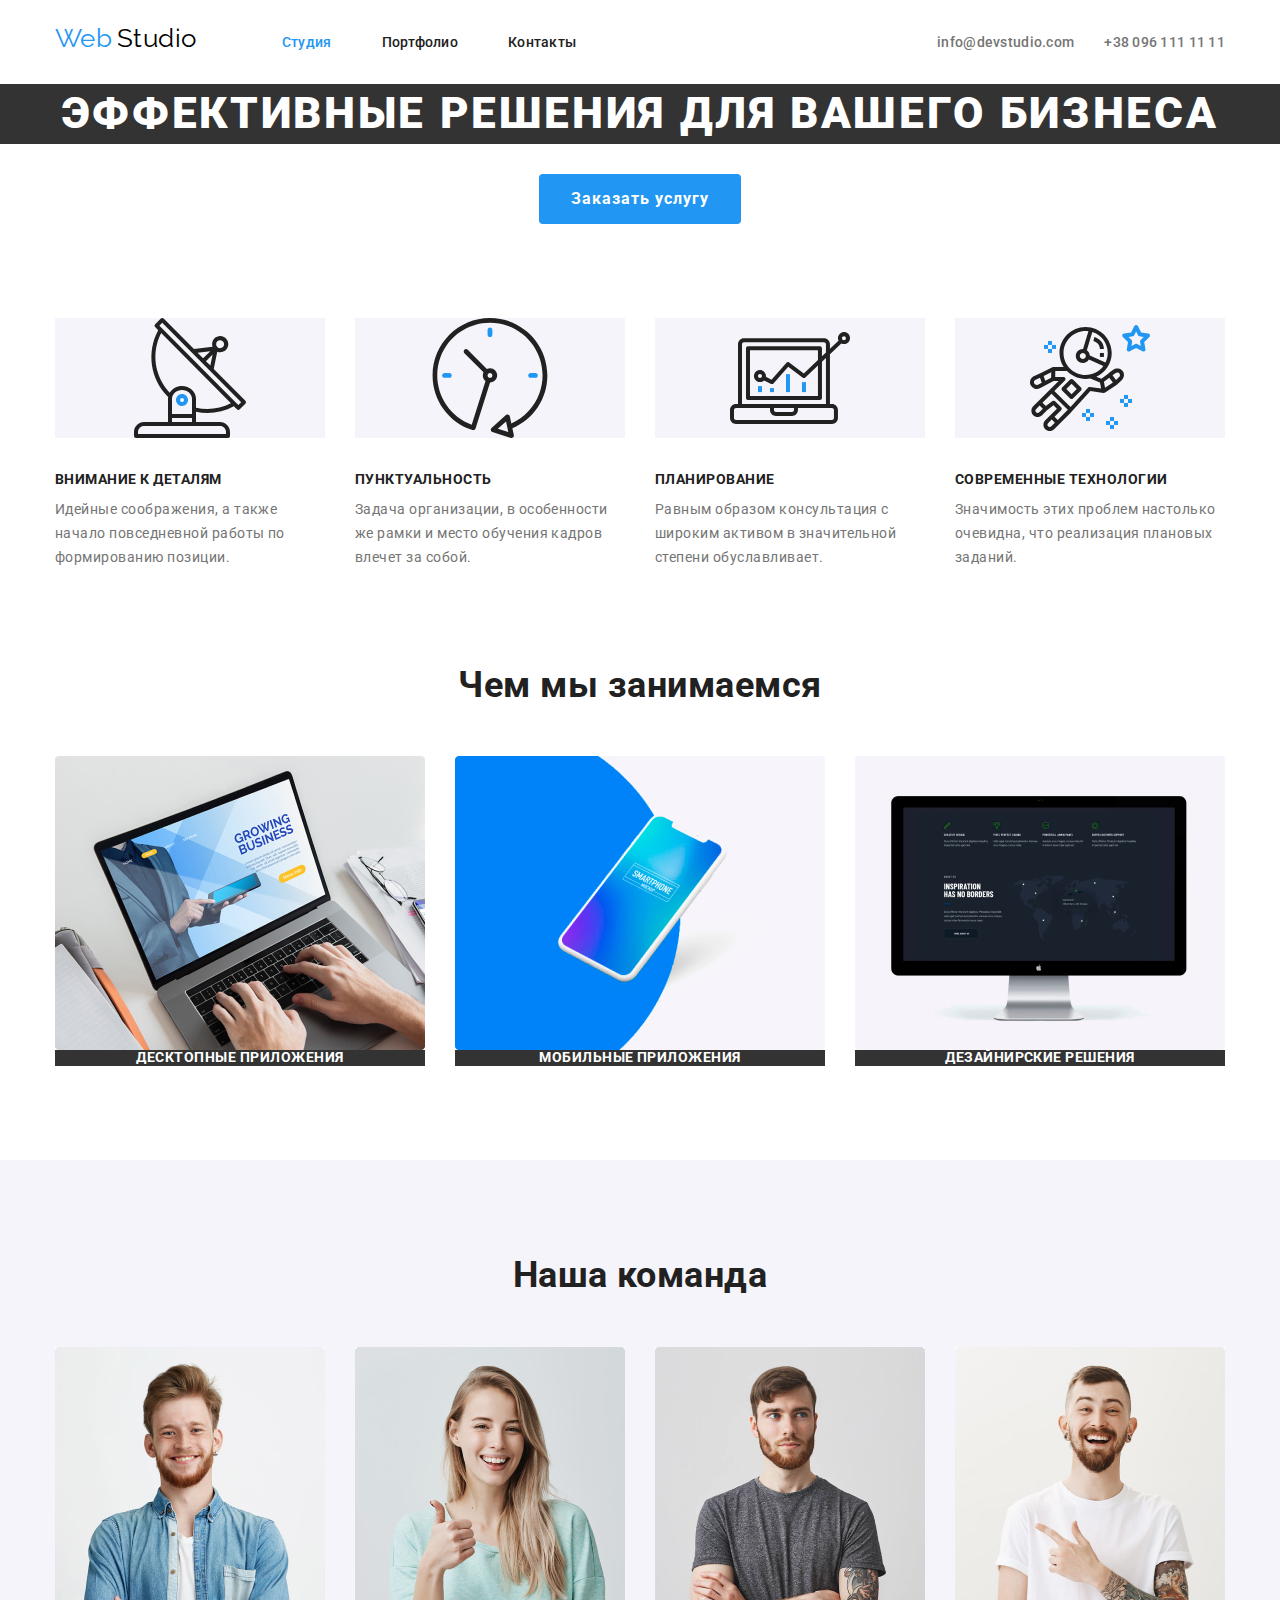
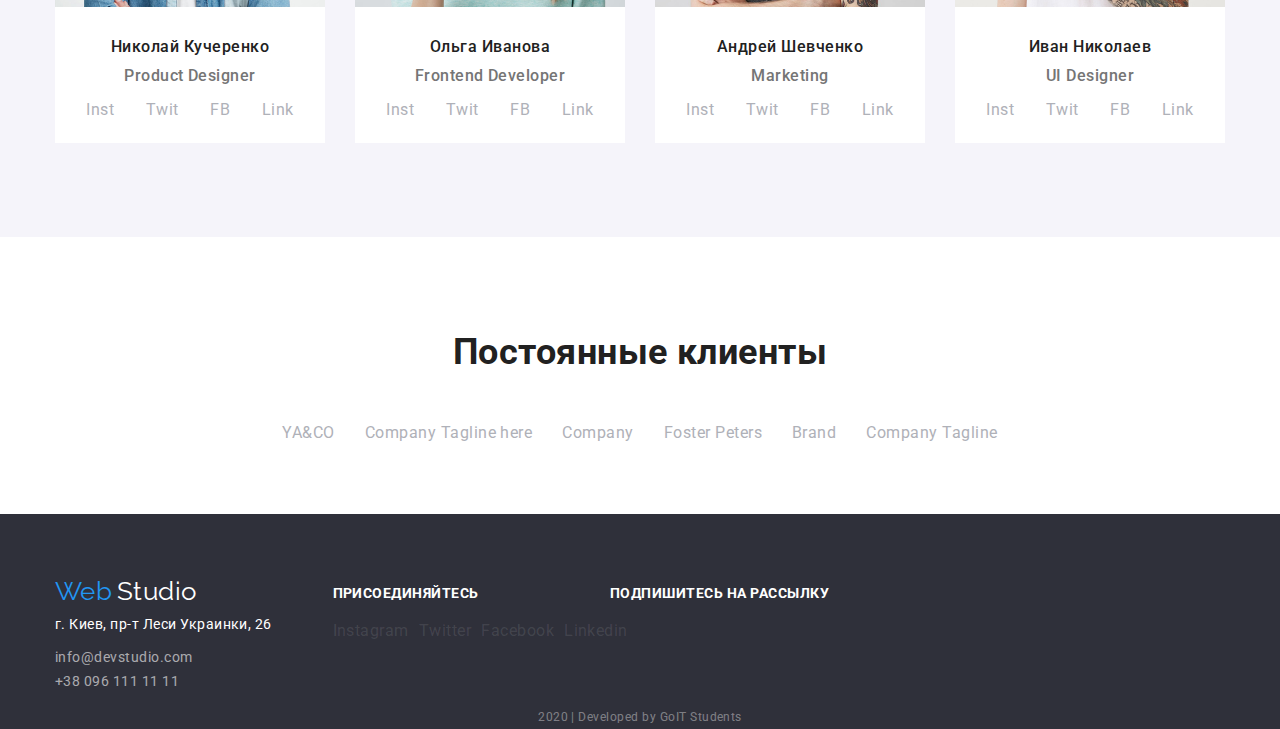
<file: index.html>
<!DOCTYPE html>
<html lang="ru">
  <head>
    <meta charset="UTF-8" />
    <meta name="viewport" content="width=device-width, initial-scale=1.0" />
    <title>Web Studio v.1</title>
    <link
      rel="stylesheet"
      href="https://cdnjs.cloudflare.com/ajax/libs/modern-normalize/0.6.0/modern-normalize.min.css"
    />
    <link
      href="https://fonts.googleapis.com/css2?family=Raleway:wght@700&family=Roboto:wght@400;500;700;900&display=swap"
      rel="stylesheet"
    />
    <link rel="stylesheet" href="./css/styles.css" />
  </head>
  <body>
    <!--Шапка-->
    <header class="head-container">
      <!--Навигация-->

      <nav class="nav-flex">
        <!--Лого-->
        <a href="/"
          ><span class="logo-primary">Web</span>
          <span class="logo-secondary">Studio</span></a
        >
        <!--Список страниц-->
        <ul class="site-nav">
          <li class="item"><a href="/" class="link current">Студия</a></li>
          <li class="item">
            <a href="./portfolio.html" class="link">Портфолио</a>
          </li>
          <li class="item"><a href="/" class="link">Контакты</a></li>
        </ul>
      </nav>

      <!--Список контактов-->

      <address class="site-nav-ad">
        <a href="mailto:info@devstudio.com" class="link">
          info@devstudio.com
        </a>

        <a href="tel:380961111111" class="link">
          +38 096 111 11 11
        </a>
      </address>
    </header>

    <!--Основной контент-->
    <main>
      <!--Сецкция ГЕРОЙ-->
      <section class="hero">
        <h1 class="hero-title">
          Эффективные решения для вашего бизнеса
        </h1>

        <a href="/" class="button-secondary">Заказать услугу </a>
      </section>

      <!--Сецкция ФИТЧИ-->
      <section class="feature">
        <div class="container">
          <ul class="list features-flex">
            <!--Внимание к деталям-->
            <li class="feature-item feature-width">
              <img
                src="./images/feature/antenna_1.svg"
                alt="АНТЕНА"
                class="features-img"
                width="270"
                height="120"
              />
              <h3 class="features-title">ВНИМАНИЕ К ДЕТАЛЯМ</h3>
              <p class="features-text">
                Идейные соображения, а также начало повседневной работы по
                формированию позиции.
              </p>
            </li>

            <!--Пунктуальность-->
            <li class="feature-item feature-width">
              <img
                src="./images/feature/clock_1.svg"
                class="features-img"
                alt="ЧАСЫ"
                width="270"
                height="120"
              />
              <h3 class="features-title">ПУНКТУАЛЬНОСТЬ</h3>
              <p class="features-text">
                Задача организации, в особенности же рамки и место обучения
                кадров влечет за собой.
              </p>
            </li>

            <!--Планирование-->
            <li class="feature-item feature-width">
              <img
                src="./images/feature/diagram_1.svg"
                class="features-img"
                alt="ДИАГРАММА"
                width="270"
                height="120"
              />
              <h3 class="features-title">ПЛАНИРОВАНИЕ</h3>
              <p class="features-text">
                Равным образом консультация с широким активом в значительной
                степени обуславливает.
              </p>
            </li>

            <!--Современные технологии-->
            <li class="feature-item feature-width">
              <img
                src="./images/feature/astronaut_1.svg"
                class="features-img"
                alt="Астронавт"
                width="270"
                height="120"
              />
              <h3 class="features-title">СОВРЕМЕННЫЕ ТЕХНОЛОГИИ</h3>
              <p class="features-text">
                Значимость этих проблем настолько очевидна, что реализация
                плановых заданий.
              </p>
            </li>
          </ul>
        </div>
      </section>

      <!--Сецкция Чем мы занимаемся-->
      <section class="wawd">
        <div class="container">
          <h2 class="title">Чем мы занимаемся</h2>
          <ul class="list wawd-flex">
            <!--ДЕСКТОПНЫЕ ПРИЛОЖЕНИЯ-->
            <li class="wawd-box">
              <img
                src="./images/what_are_we_doing/laptop.jpg"
                alt="Ноутбук"
                width="370"
                class="wawd-img"
              />
              <h3 class="wawd-item">ДЕСКТОПНЫЕ ПРИЛОЖЕНИЯ</h3>
            </li>

            <!--МОБИЛЬНЫЕ ПРИЛОЖЕНИЯ-->
            <li class="img-wawd">
              <img
                src="./images/what_are_we_doing/smartphone.jpg"
                alt="Смартфон"
                width="370"
                class="wawd-img"
              />
              <h3 class="wawd-item">МОБИЛЬНЫЕ ПРИЛОЖЕНИЯ</h3>
            </li>

            <!--ДЕЗАЙНИРСКИЕ РЕШЕНИЯ-->
            <li class="img-wawd">
              <img
                src="./images/what_are_we_doing/screen.jpg"
                alt="Монитор"
                width="370"
                class="wawd-img"
              />
              <h3 class="wawd-item">ДЕЗАЙНИРСКИЕ РЕШЕНИЯ</h3>
            </li>
          </ul>
        </div>
      </section>

      <!--Сецкция Наша команда-->
      <section class="team-box">
        <div class="container">
          <h2 class="title">Наша команда</h2>
          <ul class="team-list team-flex">
            <!--Product Designer-->
            <li class="photo-workers">
              <img
                src="./images/team/img.jpg"
                alt="Photo Product Designer"
                width="270"
                class="workers-photo"
              />
              <div class="info-container">
                <h3 class="member-title">Николай Кучеренко</h3>
                <p class="postposition" lang="en">Product Designer</p>
                <ul class="list sl-flex">
                  <li>
                    <a
                      href="https://www.instagram.com/?hl=ru"
                      class="socialnet-link"
                      >Inst</a
                    >
                  </li>
                  <li>
                    <a href="https://twitter.com/explore" class="socialnet-link"
                      >Twit</a
                    >
                  </li>
                  <li>
                    <a href="https://uk-ua.facebook.com/" class="socialnet-link"
                      >FB</a
                    >
                  </li>
                  <li>
                    <a href="https://ua.linkedin.com/" class="socialnet-link"
                      >Link</a
                    >
                  </li>
                </ul>
              </div>
            </li>

            <!--Frontend Developer-->
            <li class="photo-workers">
              <img
                src="./images/team/img_(1).jpg"
                alt="Photo Frontend Developer"
                width="270"
                class="workers-photo"
              />
              <div class="info-container">
                <h3 class="member-title">Ольга Иванова</h3>
                <p class="postposition" lang="en">Frontend Developer</p>
                <ul class="list sl-flex">
                  <li>
                    <a
                      href="https://www.instagram.com/?hl=ru"
                      class="socialnet-link"
                      >Inst</a
                    >
                  </li>
                  <li>
                    <a href="https://twitter.com/explore" class="socialnet-link"
                      >Twit</a
                    >
                  </li>
                  <li>
                    <a href="https://uk-ua.facebook.com/" class="socialnet-link"
                      >FB</a
                    >
                  </li>
                  <li>
                    <a href="https://ua.linkedin.com/" class="socialnet-link"
                      >Link</a
                    >
                  </li>
                </ul>
              </div>
            </li>

            <!--Marketing-->
            <li class="photo-workers">
              <img
                src="./images/team/img_(2).jpg"
                alt="Photo Marketing"
                width="270"
                class="workers-photo"
              />
              <div class="info-container">
                <h3 class="member-title">Андрей Шевченко</h3>
                <p class="postposition" lang="en">Marketing</p>
                <ul class="list sl-flex">
                  <li>
                    <a
                      href="https://www.instagram.com/?hl=ru"
                      class="socialnet-link"
                      >Inst</a
                    >
                  </li>
                  <li>
                    <a href="https://twitter.com/explore" class="socialnet-link"
                      >Twit</a
                    >
                  </li>
                  <li>
                    <a href="https://uk-ua.facebook.com/" class="socialnet-link"
                      >FB</a
                    >
                  </li>
                  <li>
                    <a href="https://ua.linkedin.com/" class="socialnet-link"
                      >Link</a
                    >
                  </li>
                </ul>
              </div>
            </li>

            <!--UI Designer-->
            <li class="photo-workers">
              <img
                src="./images/team/img_(3).jpg"
                alt="Photo UI Designer"
                width="270"
                class="workers-photo"
              />
              <div class="info-container">
                <h3 class="member-title">Иван Николаев</h3>
                <p class="postposition" lang="en">UI Designer</p>
                <ul class="list sl-flex">
                  <li>
                    <a
                      href="https://www.instagram.com/?hl=ru"
                      class="socialnet-link"
                      >Inst</a
                    >
                  </li>
                  <li>
                    <a href="https://twitter.com/explore" class="socialnet-link"
                      >Twit</a
                    >
                  </li>
                  <li>
                    <a href="https://uk-ua.facebook.com/" class="socialnet-link"
                      >FB</a
                    >
                  </li>
                  <li>
                    <a href="https://ua.linkedin.com/" class="socialnet-link"
                      >Link</a
                    >
                  </li>
                </ul>
              </div>
            </li>
          </ul>
        </div>
      </section>

      <!--Сецкция Наши Клиенты-->
      <section class="our-clients">
        <div class="container">
          <h2 class="title">Постоянные клиенты</h2>

          <ul class="list clients-flex">
            <!--Компания 1-->
            <li class="client-item">
              <a href="/" class="clients-site-link">YA&CO</a>
            </li>

            <!--Компания 2-->
            <li class="client-item">
              <a href="/" class="clients-site-link">Company Tagline here </a>
            </li>

            <!--Компания 3-->
            <li class="client-item">
              <a href="/" class="clients-site-link">Company </a>
            </li>

            <!--Компания 4-->
            <li class="client-item">
              <a href="/" class="clients-site-link">Foster Peters </a>
            </li>

            <!--Компания 5-->
            <li class="client-item">
              <a href="/" class="clients-site-link">Brand </a>
            </li>

            <!--Компания 6-->
            <li class="client-item">
              <a href="/" class="clients-site-link">Company Tagline </a>
            </li>
          </ul>
        </div>
      </section>
    </main>

    <!--Подвал-->
    <footer class="box">
      <!--Лого-->
      <div class="container f-head-container">
        <div class="logo-address">
          <a href="/"
            ><span class="f-logo-primary">Web</span>
            <span class="f-logo-secondary">Studio</span></a
          >

          <!--Контакты-->
          <address class="f-site-nav">
            <p class="address-city">г. Киев, пр-т Леси Украинки, 26</p>

            <a href="mailto:info@devstudio.com" class="f-link"
              >info@devstudio.com</a
            >

            <a href="tel:380961111111" class="f-link">
              +38 096 111 11 11
            </a>
          </address>
        </div>

        <!--Соц. Сети-->
        <section class="conecting">
          <p class="conecting-title">Присоединяйтесь</p>
          <ul class="list f-link">
            <!--Instagram-->
            <li class="f-snl">
              <a
                href="https://www.instagram.com/?hl=ru"
                class="f-socialnet-link"
                >Instagram</a
              >
            </li>

            <!--Twitter-->
            <li class="f-snl">
              <a href="https://twitter.com/explore" class="f-socialnet-link"
                >Twitter</a
              >
            </li>

            <!--Facebook-->
            <li class="f-snl">
              <a href="https://uk-ua.facebook.com/" class="f-socialnet-link"
                >Facebook</a
              >
            </li>

            <!--Linkedin-->
            <li class="f-snl">
              <a href="https://ua.linkedin.com/" class="f-socialnet-link"
                >Linkedin</a
              >
            </li>
          </ul>
        </section>

        <div class="subscribe">
          <p class="conecting-title">Подпишитесь на рассылку</p>
        </div>
      </div>

      <p class="developed">2020 | Developed by GoIT Students</p>
    </footer>
  </body>
</html>
</file>
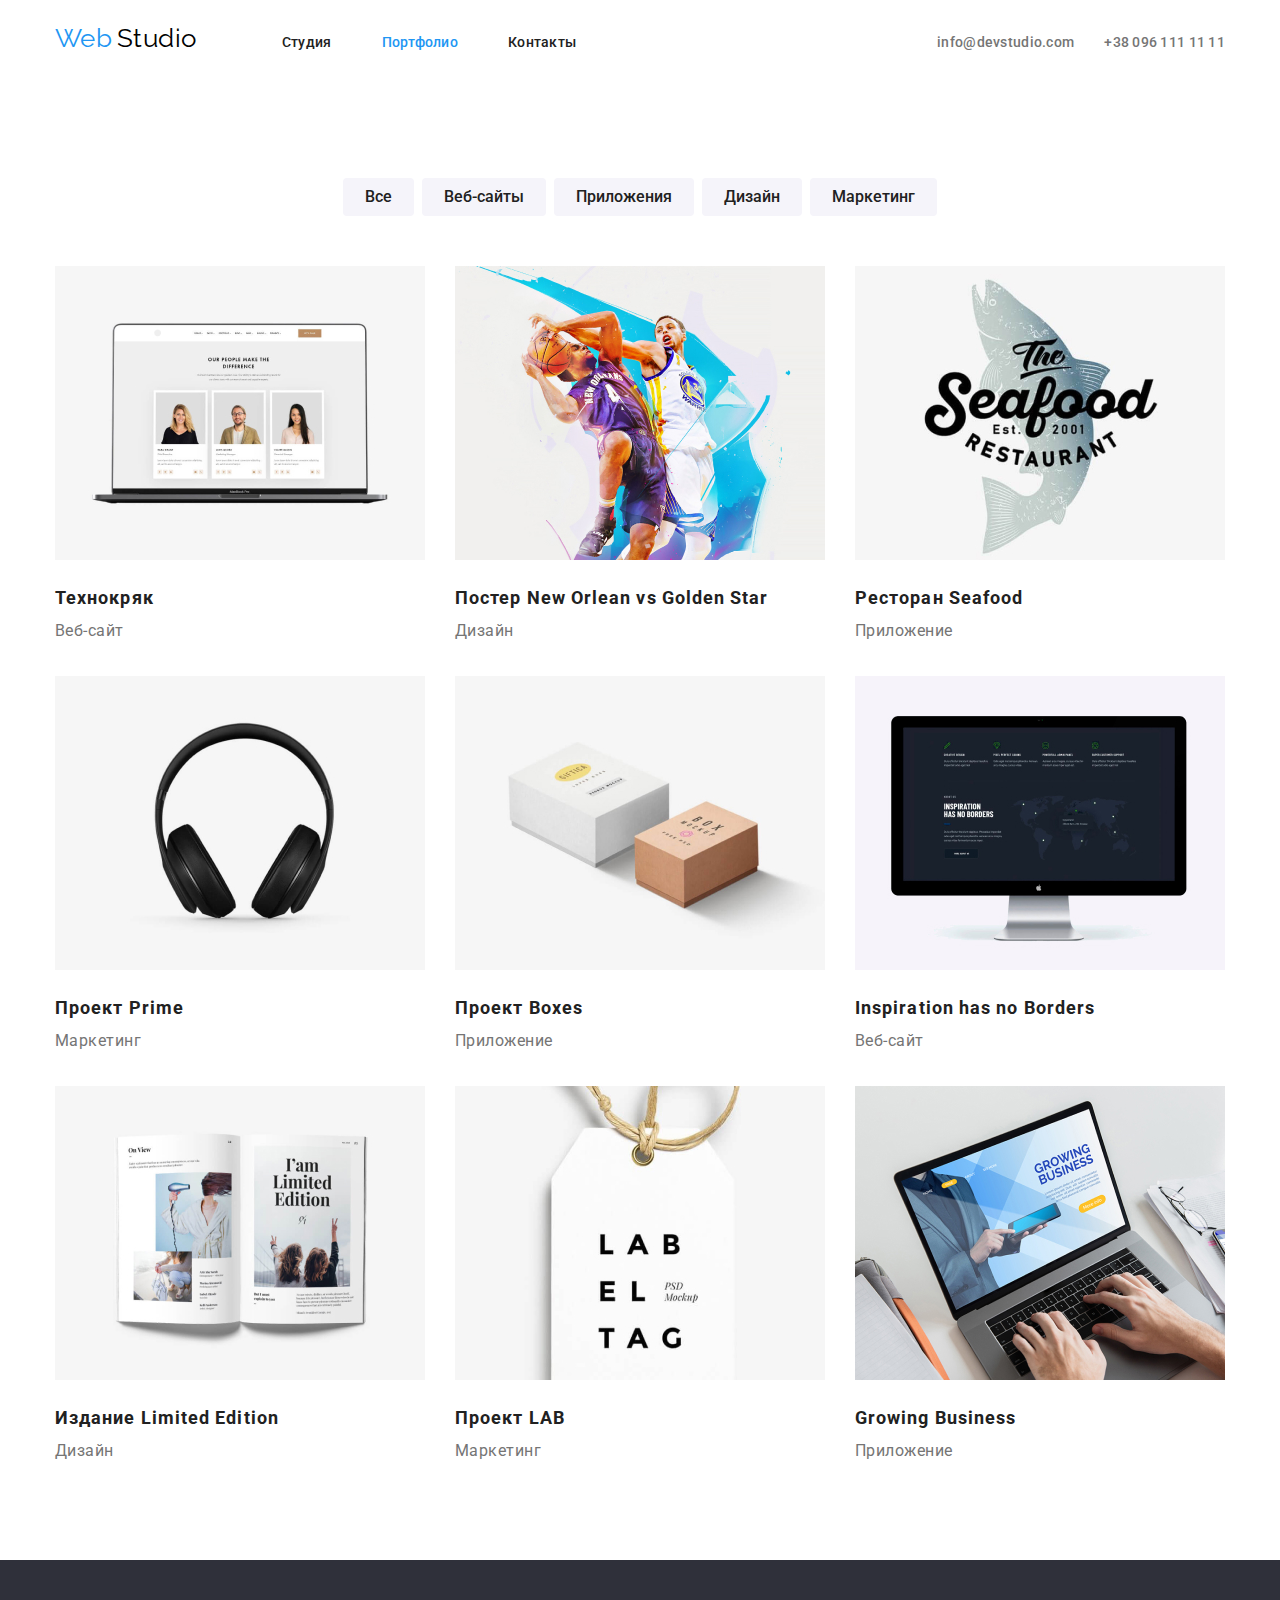
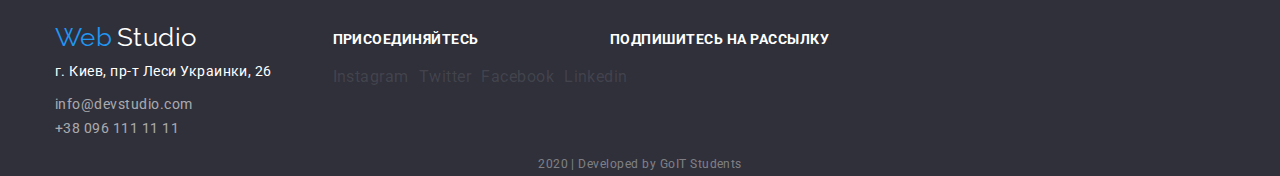
<file: portfolio.html>
<!DOCTYPE html>
<html lang="ru">
  <head>
    <meta charset="UTF-8" />
    <meta name="viewport" content="width=device-width, initial-scale=1.0" />
    <title>Portfolio</title>
    <link
      rel="stylesheet"
      href="https://cdnjs.cloudflare.com/ajax/libs/modern-normalize/0.6.0/modern-normalize.min.css"
    />
    <link
      href="https://fonts.googleapis.com/css2?family=Raleway:wght@700&family=Roboto:wght@400;500;700;900&display=swap"
      rel="stylesheet"
    />
    <link rel="stylesheet" href="./css/styles.css" />
  </head>

  <body>
    <!--Шапка-->
    <header class="head-container">
      <!--Навигация-->

      <div class="nav-flex">
        <!--Лого-->
        <a href="/"
          ><span class="logo-primary">Web</span>
          <span class="logo-secondary">Studio</span></a
        >
        <!--Список страниц-->
        <ul class="site-nav">
          <li class="item"><a href="/" class="link">Студия</a></li>
          <li class="item">
            <a href="./portfolio.html" class="link current">Портфолио</a>
          </li>
          <li class="item"><a href="/" class="link">Контакты</a></li>
        </ul>
      </div>

      <!--Список контактов-->

      <address class="site-nav-ad">
        <a href="mailto:info@devstudio.com" class="link">
          info@devstudio.com
        </a>

        <a href="tel:380961111111" class="link">
          +38 096 111 11 11
        </a>
      </address>
    </header>

    <!-- Основной контент-->
    <main>
      <section class="portfolio">
        <div class="container">
          <!-- Скрытый заголовок-->
          <h1 class="f-heading">Наше портфолио</h1>

          <!-- Навигация страници-->

          <ul class="portfolio-filters list button-check">
            <li class="item">
              <button type="button" class="button-primary button-all">
                Все
              </button>
            </li>
            <li class="item">
              <button type="button" class="button-primary button-web">
                Веб-сайты
              </button>
            </li>
            <li class="item">
              <button type="button" class="button-primary button-apps">
                Приложения
              </button>
            </li>
            <li class="item">
              <button type="button" class="button-primary button-designe">
                Дизайн
              </button>
            </li>
            <li class="item">
              <button type="button" class="button-primary button-marketing">
                Маркетинг
              </button>
            </li>
          </ul>

          <!-- Проэкты-->
          <section class="projects">
            <ul class="list project-flex">
              <!-- Проэкт 1-->
              <li class="project">
                <a href="/">
                  <div>
                    <img
                      class="f-img"
                      src="./images/projects/project_1.jpg"
                      alt="Технокряк"
                    />
                    <p class="project-text">
                      Технокряк это современная площадка распространения
                      коронавируса. Компании используют эту платформу для
                      цифрового шпионажа и атак на защищённые сервера
                      конкурентов.
                    </p>
                  </div>
                  <div>
                    <h2 class="title-project">Технокряк</h2>
                    <p class="project-item">Веб-сайт</p>
                  </div>
                </a>
              </li>

              <!-- Проэкт 2-->
              <li class="project">
                <a href="/">
                  <div>
                    <img
                      class="f-img"
                      src="./images/projects/project_2.jpg"
                      alt="Постер New Orlean vs Golden Star"
                    />
                    <p class="project-text">
                      Технокряк это современная площадка распространения
                      коронавируса. Компании используют эту платформу для
                      цифрового шпионажа и атак на защищённые сервера
                      конкурентов.
                    </p>
                  </div>
                  <div>
                    <h2 class="title-project">
                      Постер New Orlean vs Golden Star
                    </h2>
                    <p class="project-item">Дизайн</p>
                  </div>
                </a>
              </li>

              <!-- Проэкт 3-->
              <li class="project">
                <a href="/">
                  <div>
                    <img
                      class="f-img"
                      src="./images/projects/project_3.jpg"
                      alt="Ресторан Seafood"
                    />
                    <p class="project-text">
                      Технокряк это современная площадка распространения
                      коронавируса. Компании используют эту платформу для
                      цифрового шпионажа и атак на защищённые сервера
                      конкурентов.
                    </p>
                  </div>
                  <div>
                    <h2 class="title-project">Ресторан Seafood</h2>
                    <p class="project-item">Приложение</p>
                  </div>
                </a>
              </li>

              <!-- Проэкт 4-->
              <li class="project">
                <a href="/">
                  <div>
                    <img
                      class="f-img"
                      src="./images/projects/project_4.jpg"
                      alt="Проект Prime"
                    />
                    <p class="project-text">
                      Технокряк это современная площадка распространения
                      коронавируса. Компании используют эту платформу для
                      цифрового шпионажа и атак на защищённые сервера
                      конкурентов.
                    </p>
                  </div>
                  <div>
                    <h2 class="title-project">Проект Prime</h2>

                    <p class="project-item">Маркетинг</p>
                  </div>
                </a>
              </li>

              <!-- Проэкт 5-->
              <li class="project">
                <a href="/">
                  <div>
                    <img
                      class="f-img"
                      src="./images/projects/project_5.jpg"
                      alt="Проект Boxes"
                    />
                    <p class="project-text">
                      Технокряк это современная площадка распространения
                      коронавируса. Компании используют эту платформу для
                      цифрового шпионажа и атак на защищённые сервера
                      конкурентов.
                    </p>
                  </div>
                  <div>
                    <h2 class="title-project">Проект Boxes</h2>
                    <p class="project-item">Приложение</p>
                  </div>
                </a>
              </li>

              <!-- Проэкт 6-->
              <li class="project">
                <a href="/">
                  <div>
                    <img
                      class="f-img"
                      src="./images/projects/project_6.jpg"
                      alt="Inspiration has no Borders"
                    />
                    <p class="project-text">
                      Технокряк это современная площадка распространения
                      коронавируса. Компании используют эту платформу для
                      цифрового шпионажа и атак на защищённые сервера
                      конкурентов.
                    </p>
                  </div>
                  <div>
                    <h2 class="title-project">Inspiration has no Borders</h2>
                    <p class="project-item">Веб-сайт</p>
                  </div>
                </a>
              </li>

              <!-- Проэкт 7-->
              <li class="project">
                <a href="/">
                  <div>
                    <img
                      class="f-img"
                      src="./images/projects/project_7.jpg"
                      alt="Издание Limited Edition"
                    />
                  </div>
                  <p class="project-text">
                    Технокряк это современная площадка распространения
                    коронавируса. Компании используют эту платформу для
                    цифрового шпионажа и атак на защищённые сервера конкурентов.
                  </p>
                  <div>
                    <h2 class="title-project">Издание Limited Edition</h2>
                    <p class="project-item">Дизайн</p>
                  </div>
                </a>
              </li>

              <!-- Проэкт 8-->
              <li class="project">
                <a href="/">
                  <div>
                    <img
                      class="f-img"
                      src="./images/projects/project_8.jpg"
                      alt="Проект LAB"
                    />
                    <p class="project-text">
                      Технокряк это современная площадка распространения
                      коронавируса. Компании используют эту платформу для
                      цифрового шпионажа и атак на защищённые сервера
                      конкурентов.
                    </p>
                  </div>
                  <div>
                    <h2 class="title-project">Проект LAB</h2>
                    <p class="project-item">Маркетинг</p>
                  </div>
                </a>
              </li>

              <!-- Проэкт 9-->
              <li class="project">
                <a href="/">
                  <div>
                    <img
                      class="f-img"
                      src="./images/projects/project_9.jpg"
                      alt="Growing Business"
                    />
                    <p class="project-text">
                      Технокряк это современная площадка распространения
                      коронавируса. Компании используют эту платформу для
                      цифрового шпионажа и атак на защищённые сервера
                      конкурентов.
                    </p>
                  </div>
                  <div>
                    <h2 class="title-project">Growing Business</h2>
                    <p class="project-item">Приложение</p>
                  </div>
                </a>
              </li>
            </ul>
          </section>
        </div>
      </section>
    </main>

    <!--Подвал-->
    <footer class="box">
      <!--Лого-->
      <div class="container f-head-container">
        <div class="logo-address">
          <a href="/"
            ><span class="f-logo-primary">Web</span>
            <span class="f-logo-secondary">Studio</span></a
          >

          <!--Контакты-->
          <address class="f-site-nav">
            <p class="address-city">г. Киев, пр-т Леси Украинки, 26</p>

            <a href="mailto:info@devstudio.com" class="f-link"
              >info@devstudio.com</a
            >

            <a href="tel:380961111111" class="f-link">
              +38 096 111 11 11
            </a>
          </address>
        </div>

        <!--Соц. Сети-->
        <section class="conecting">
          <p class="conecting-title">Присоединяйтесь</p>
          <ul class="list f-link">
            <!--Instagram-->
            <li class="f-snl">
              <a
                href="https://www.instagram.com/?hl=ru"
                class="f-socialnet-link"
                >Instagram</a
              >
            </li>

            <!--Twitter-->
            <li class="f-snl">
              <a href="https://twitter.com/explore" class="f-socialnet-link"
                >Twitter</a
              >
            </li>

            <!--Facebook-->
            <li class="f-snl">
              <a href="https://uk-ua.facebook.com/" class="f-socialnet-link"
                >Facebook</a
              >
            </li>

            <!--Linkedin-->
            <li class="f-snl">
              <a href="https://ua.linkedin.com/" class="f-socialnet-link"
                >Linkedin</a
              >
            </li>
          </ul>
        </section>

        <div class="subscribe">
          <p class="conecting-title">Подпишитесь на рассылку</p>
        </div>
      </div>

      <p class="developed">2020 | Developed by GoIT Students</p>
    </footer>
  </body>
</html>
</file>
<file: css/styles.css>
/* цвет основного текста #757575 */
/* цвет заголовков текста #212121 */
/* акцент #2196F3*/
/* белый цвет #ffffff */
/* черный цвет #000000 */
/* цвет фона команды #F5F4FA */
/* цвет футтера #2F303A */

:root {
  --accent-color: #2196f3;
  --title-text-color: #212121;
  --main-text-color: #757575;
  --white-color: #ffffff;
  --black-color: #000000;
  --team-background-color: #f5f4fa;
  --footer-color: #2f303a;
  --icon-color: #afb1b8;
}

body {
  color: var(--main-text-color);
  background-color: var(--white-color);
  font-family: Roboto, sans-serif;
  letter-spacing: 0.03em;
}

ul {
  list-style: none;
}

a {
  text-decoration: none;
}

.head-container {
  margin-left: auto;
  margin-right: auto;
  width: 1200px;

  padding-left: 15px;
  padding-right: 15px;
  padding-top: 0px;
  display: flex;
}
.container {
  margin-left: auto;
  margin-right: auto;
  width: 1200px;

  padding-left: 15px;
  padding-right: 15px;
}
.f-head-container {
  padding-top: 72px;
  display: flex;
}

.f-link {
  display: flex;
  align-items: center;
}

.nav-flex {
  display: flex;
  align-items: center;
}
.site-nav-ad {
  align-items: center;
}

.features-flex {
  display: flex;
}

.wawd-flex {
  display: flex;
  padding-bottom: 94px;
}

.team-flex {
  display: flex;
}
.sl-flex {
  display: flex;
  justify-content: space-evenly;
}
.clients-flex {
  display: flex;
  align-items: center;
  justify-content: center;
}

.project-flex {
  display: flex;
  flex-wrap: wrap;
}

.title {
  color: var(--title-text-color);
  margin-top: 0;
  margin-bottom: 50px;

  font-weight: 700;
  font-size: 36px;
  line-height: 1.18;

  text-align: center;
}

/* logo */

.logo-primary {
  color: var(--accent-color);

  font-family: Raleway;
  font-size: 26px;
  line-height: 1.19px;
}
.logo-secondary {
  color: var(--black-color);

  font-family: Raleway;
  font-size: 26px;
  line-height: 1.19px;
}
.logo-secondary:focus {
  color: var(--accent-color);
}

/* site nav */
.site-nav {
  padding-left: 0px;
  margin-top: 0;
  margin-bottom: 0;
  display: flex;
  margin-left: 85px;
}
.site-nav-ad {
  padding-left: 0px;
  margin-top: 0;
  margin-bottom: 0;
  display: flex;
  margin-left: auto;
}
.site-nav > .item > .link {
  padding-top: 32px;
  padding-bottom: 32px;
  display: block;
}

.site-nav .link {
  color: var(--title-text-color);
  font-style: normal;
  font-weight: 500;
  font-size: 14px;
  line-height: 1.43;
  letter-spacing: 0.02em;
}
.site-nav-ad .link {
  color: var(--main-text-color);
  font-style: normal;
  font-weight: 500;
  font-size: 14px;
  line-height: 1.43;
  letter-spacing: 0.02em;
}

.site-nav .link:hover,
.site-nav .link:focus {
  color: var(--accent-color);
}
.site-nav-ad .link:hover,
.site-nav-ad .link:focus {
  color: var(--accent-color);
}
.site-nav .link.current {
  color: var(--accent-color);
}

.site-nav .item + .item {
  margin-left: 50px;
}

.site-nav-ad > .link + .link {
  margin-left: 30px;
}

/* hero title */
.hero {
  text-align: center;
}

.hero-title {
  background-color: rgba(0, 0, 0, 80%);
  color: var(--white-color);
  font-weight: 900;
  font-size: 44px;
  line-height: 1.36;

  letter-spacing: 0.06em;
  text-transform: uppercase;
  margin-top: 0px;
  margin-bottom: 30px;
}
.list {
  margin-top: 0;
  margin-bottom: 0px;
  padding-left: 0;
}
/* button */
.button-primary {
  color: var(--title-text-color);
  background-color: var(--team-background-color);
  font-family: Roboto;
  font-style: normal;
  font-weight: 500;
  font-size: 16px;
  line-height: 1.62;
  border-radius: 4px;
  border: 0px solid;
  display: inline-block;
  text-align: center;
  padding: 6px 22px;
}
.button-check {
  display: flex;
  justify-content: center;
}
.button-check .item {
  margin-right: 8px;
}
.button-check .item:last-child {
  margin-right: 0;
}

.button-primary:hover,
.button-primary:focus {
  color: var(--white-color);
  background-color: var(--accent-color);
}
.button-secondary {
  color: var(--white-color);
  background-color: var(--accent-color);

  font-weight: 700;
  font-size: 16px;
  line-height: 1.87;

  letter-spacing: 0.06em;
  border-radius: 4px;
  padding: 10px 32px;
  display: inline-block;
  min-width: 200px;
  text-align: center;
}

.button-secondary:focus {
  color: var(--title-text-color);
  background-color: var(--team-background-color);
}

/* features */
.feature {
  padding-top: 94px;
}
.feature-width {
  width: calc((100% - 30px * 3) / 4);
}

.feature-item {
  margin-right: 30px;
  width: 270px;
}
.feature-item:last-child {
  margin-right: 0;
}

.features-img {
  background-color: var(--team-background-color);
  margin-bottom: 30px;
}
.features-title {
  color: var(--title-text-color);
  margin-top: 0px;
  margin-bottom: 10px;

  font-weight: 700;
  font-size: 14px;
  line-height: 1.14;

  text-transform: uppercase;
}
.features-text {
  font-size: 14px;
  line-height: 1.71;
  margin-top: 0px;
  margin-bottom: 0px;
}

/* what are we doing */

.wawd {
  padding-top: 94px;
}

.wawd-img {
  display: block;
}

.img-wawd {
  margin-left: 30px;
  width: 370px;
}

.wawd-item {
  color: var(--white-color);
  background-color: rgba(0, 0, 0, 80%);
  margin-top: 0;
  margin-bottom: 0;

  font-weight: 700;
  font-size: 14px;
  line-height: 1.14;

  text-align: center;
  text-transform: uppercase;
}

.wawd-box {
  width: calc((100% - 30px * 2) / 3);
}
/* Team */
.team-box {
  padding-top: 94px;
  padding-bottom: 94px;
  background-color: var(--team-background-color);
}
.workers-photo {
  display: block;
}

.photo-workers {
  margin-right: 30px;
  width: calc((100% - 30px * 3) / 4);
}
.photo-workers:last-child {
  margin-right: 0;
  width: 270px;
}

.team-list {
  margin-top: 0;
  margin-bottom: 0px;
  padding-left: 0;
}

.member-box {
  background-color: var(--white-color);
}
.member-title {
  color: var(--title-text-color);
  font-weight: 500;
  font-size: 16px;
  line-height: 1.19;
  margin-top: 0px;
  margin-bottom: 10px;
}
.info-container {
  background-color: var(--white-color);
  text-align: center;
  padding-top: 30px;
  padding-bottom: 24px;
  width: 270px;
}

.postposition {
  font-weight: 500;
  font-size: 16px;
  line-height: 1.19;
  margin-top: 0px;
  margin-bottom: 16px;
}

.socialnet-link {
  color: var(--icon-color);
}

.socialnet-link:hover,
.socialnet-link:focus {
  color: var(--accent-color);
}

/* clients */

.our-clients {
  padding-top: 94px;
}
.clients-site-link {
  color: var(--icon-color);
}
.clients-site-link:hover,
.clients-site-link:focus {
  color: var(--accent-color);
}

.client-item {
  margin-right: 30px;
  height: 90px;
  display: inline-block;
}

.client-item:last-child {
  margin-right: 0;
}

/* footer */
.box {
  background-color: var(--footer-color);
}
.f-logo-primary {
  color: var(--accent-color);
  font-family: Raleway;
  font-size: 26px;
  line-height: 1.19px;
}
.f-logo-secondary {
  color: var(--white-color);
  font-family: Raleway;
  font-size: 26px;
  line-height: 1.19px;
}
.logo-address {
  width: calc((100% - 60px) / 4);
}
.address-city {
  color: var(--white-color);
  font-style: normal;
  font-weight: 400;
  font-size: 14px;
  line-height: 24px;
  margin-top: 0px;
  margin-bottom: 9px;
  padding-top: 8px;
}
.f-site-nav .f-link {
  color: rgba(255, 255, 255, 60%);
  font-style: normal;
  font-weight: 400;
  font-size: 14px;
  line-height: 24px;
}

.f-site-nav .f-link:hover,
.f-site-nav .f-link:focus {
  color: var(--accent-color);
}
.conecting {
  width: calc((100% - 60px) / 4);
}

.conecting-title {
  color: var(--white-color);
  font-style: normal;
  font-weight: 700;
  font-size: 14px;
  line-height: 1.14;
  text-transform: uppercase;
  margin-top: 0px;
  margin-bottom: 20px;
}
.f-socialnet-link {
  color: rgba(255, 255, 255, 10%);
}
.f-socialnet-link:hover,
.f-socialnet-link:focus {
  color: var(--accent-color);
}
.subscribe {
  width: calc((100% - 60px) / 2);
}
.developed {
  color: rgba(255, 255, 255, 40%);
  font-style: normal;
  font-weight: 400;
  font-size: 12px;
  line-height: 2;
  margin-bottom: 0;

  text-align: center;
}
/* portfolio page */

.portfolio {
  padding-top: 94px;
}

.title-project {
  color: var(--title-text-color);
  font-style: normal;
  font-weight: 700;
  font-size: 18px;
  line-height: 2;
  letter-spacing: 0.06em;
  margin-top: 0px;
  margin-bottom: 0px;
}

.projects {
  padding-bottom: 94px;
}

.project {
  width: 370px;
  margin-right: 30px;
  margin-bottom: 30px;
}
.project:nth-child(3n) {
  margin-right: 0;
}

.project:nth-last-child(-n + 3) {
  margin-bottom: 0;
}

.project-item {
  color: var(--main-text-color);
  font-style: normal;
  font-weight: 400;
  font-size: 16px;
  line-height: 1.88;
  margin-top: 0px;
  margin-bottom: 0px;
}

.project-text {
  font-style: normal;
  font-weight: 400;
  font-size: 18px;
  line-height: 1.56;
  margin-top: 0px;
  margin-bottom: 0px;
  position: absolute;
  width: 1px;
  height: 1px;
  margin: -1px;
  border: 0px;
  padding: 0px;
  clip: rect(0 0 0 0);
  overflow: hidden;
}
.f-heading {
  margin-top: 0;
  margin-bottom: 0;
  text-align: center;
  position: absolute;
  width: 1px;
  height: 1px;
  margin: -1px;
  border: 0px;
  padding: 0px;
  clip: rect(0 0 0 0);
  overflow: hidden;
}
.f-head {
  margin-bottom: 93px;
}

.portfolio-filters {
  margin-bottom: 50px;
}
.f-img {
  margin-bottom: 20px;
  display: block;
}
.f-snl {
  margin-right: 10px;
}

.f-link > li:last-child {
  margin-right: 0;
}
</file>
